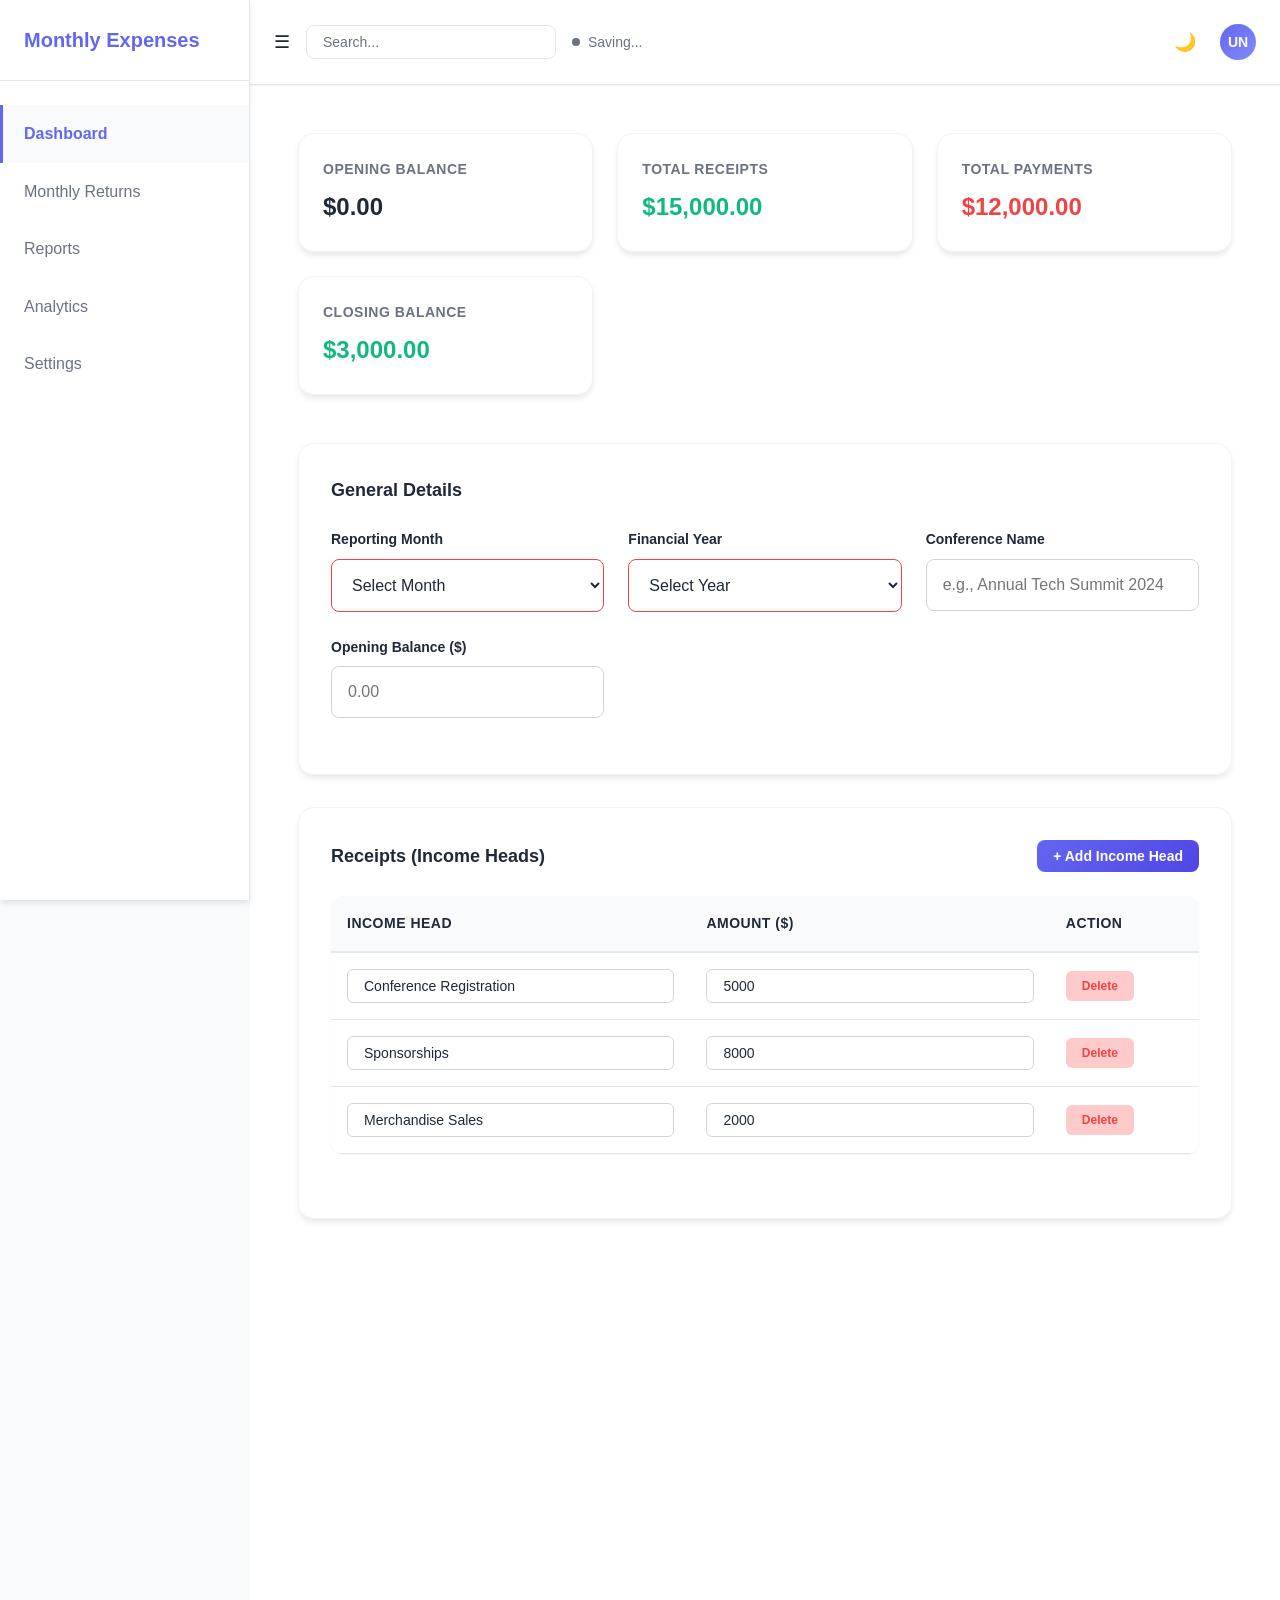
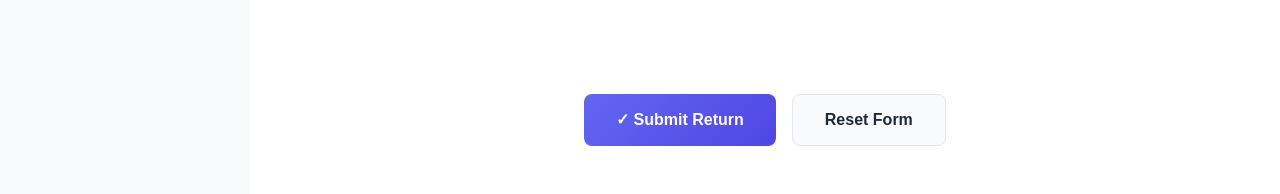
<file: index.html>
<!DOCTYPE html>
<html lang="en">
<head>
  <meta charset="UTF-8" />
  <meta name="viewport" content="width=device-width, initial-scale=1.0" />
  <title>Monthly Returns Entry Page</title>
  <link rel="stylesheet" href="styles.css" />
</head>
<body>
  <div class="layout">
    <aside class="sidebar" id="sidebar">
      <div class="sidebar-header">
        <span class="sidebar-logo">Monthly Expenses</span>
      </div>
      <nav class="sidebar-nav" id="sidebarNav">
        <a class="nav-item active" id="dashboardNav">Dashboard</a>
        <a class="nav-item" id="monthlyReturnsNav">Monthly Returns</a>
        <a class="nav-item" id="reportsNav">Reports</a>
        <a class="nav-item" id="analyticsNav">Analytics</a>
        <a class="nav-item" id="settingsNav">Settings</a>
      </nav>
    </aside>

    <main class="main-content">
      <header class="header">
        <div class="header-left">
            <button class="mobile-menu-btn" id="mobileMenuBtn" title="Menu">☰</button>
            <div class="search-bar">
              <input type="text" placeholder="Search..." />
            </div>
            <div class="auto-save-indicator" id="autoSaveIndicator">
              <span class="auto-save-dot" id="autoSaveDot"></span>
              <span>Saving...</span>
            </div>
          </div>

        <div class="header-right">
          <button class="theme-toggle" id="themeToggle" title="Toggle theme">
            🌙
          </button>
          <div class="user-profile">
            <div class="avatar">UN</div>
          </div>
        </div>
      </header>

      <div class="content">

        <div class="overview-section">
          <div class="overview-card">
            <div class="card-label">Opening Balance</div>
            <div class="card-value" id="openingBalanceValue">$0.00</div>
          </div>
          <div class="overview-card">
            <div class="card-label">Total Receipts</div>
            <div class="card-value positive" id="totalReceiptsValue">
              $0.00
            </div>
          </div>
          <div class="overview-card">
            <div class="card-label">Total Payments</div>
            <div class="card-value negative" id="totalPaymentsValue">
              $0.00
            </div>
          </div>
          <div
            class="overview-card"
            id="closingBalanceContainer"
          >
            <div class="card-label">Closing Balance</div>
            <div class="card-value" id="closingBalanceValue">$0.00</div>
          </div>
        </div>

        <!-- General Details Section -->
        <form class="form-section" id="mainForm">
          <h2 class="form-section-title">
            General Details
          </h2>

          <div class="form-grid">
            <div class="form-group">
              <label for="reportingMonth">Reporting Month</label>
              <select id="reportingMonth" required>
                <option value="">Select Month</option>
                <option value="January">January</option>
                <option value="February">February</option>
                <option value="March">March</option>
                <option value="April">April</option>
                <option value="May">May</option>
                <option value="June">June</option>
                <option value="July">July</option>
                <option value="August">August</option>
                <option value="September">September</option>
                <option value="October">October</option>
                <option value="November">November</option>
                <option value="December">December</option>
              </select>
              <span class="error-message">Please select a month</span>
            </div>

            <div class="form-group">
              <label for="financialYear">Financial Year</label>
              <select id="financialYear" required>
                <option value="">Select Year</option>
                <option value="2023-24">2023-24</option>
                <option value="2024-25">2024-25</option>
                <option value="2025-26">2025-26</option>
                <option value="2026-27">2026-27</option>
                <option value="2027-28">2027-28</option>
              </select>
              <span class="error-message">Please select a financial year</span>
            </div>

            <div class="form-group">
              <label for="conferenceName">Conference Name</label>
              <input
                type="text"
                id="conferenceName"
                placeholder="e.g., Annual Tech Summit 2024"
                required
              />
              <span class="error-message"
                >Please enter conference name</span
              >
            </div>

            <div class="form-group">
              <label for="openingBalance">Opening Balance ($)</label>
              <input
                type="number"
                id="openingBalance"
                placeholder="0.00"
                min="0"
                required
              />
              <span class="error-message"
                >Please enter opening balance</span
              >
            </div>
          </div>
        </form>

        <!-- Receipts Section -->
        <div class="form-section">
          <div class="table-section">
            <div class="table-header">
              <h2 class="table-title">
                Receipts (Income Heads)
              </h2>
              <button type="button" class="add-row-btn" id="addReceiptBtn">
                + Add Income Head
              </button>
            </div>

            <div class="table-responsive">
            <table class="dynamic-table">
              <thead>
                <tr>
                  <th>Income Head</th>
                  <th>Amount ($)</th>
                  <th>Action</th>
                </tr>
              </thead>
              <tbody id="receiptsTableBody"></tbody>
            </table>
            </div>
          </div>
        </div>

        <!-- Payments Section -->
        <div class="form-section">
          <div class="table-section">
            <div class="table-header">
              <h2 class="table-title">
                <span class="section-icon"></span>
                Payments (Expense Heads)
              </h2>
              <button type="button" class="add-row-btn" id="addPaymentBtn">
                + Add Expense Head
              </button>
            </div>

            <div class="table-responsive">
            <table class="dynamic-table">
              <thead>
                <tr>
                  <th>Expense Head</th>
                  <th>Amount ($)</th>
                  <th>Action</th>
                </tr>
              </thead>
              <tbody id="paymentsTableBody"></tbody>
            </table>
            </div>
          </div>
        </div>

        <!-- Action Buttons -->
        <div class="action-buttons">
          <button type="button" class="btn btn-primary" id="submitBtn">
            ✓ Submit Return
          </button>
          <button type="button" class="btn btn-secondary" id="resetBtn">
            Reset Form
          </button>
        </div>
      </div>
    </main>
  </div>

  <!-- Success Modal -->
  <div class="modal" id="successModal">
    <div class="modal-content">
      <div class="modal-header">
        <h2 class="modal-title">✓ Return Submitted Successfully</h2>
        <button class="close-btn" id="closeModalBtn">&times;</button>
      </div>

      <div class="modal-body">
        <div class="success-icon">✓</div>
        <p style="text-align: center; margin-bottom: 20px">
          Your monthly return has been submitted successfully.
        </p>

        <div class="reference-id" id="referenceId">MR-XXXX-XXXX</div>

        <div style="margin-bottom: 20px">
          <h3 style="font-size: 14px; font-weight: 600; margin-bottom: 10px">
            Return Breakdown:
          </h3>
          <div id="modalBreakdown"></div>
        </div>
      </div>

      <div class="modal-footer">
        <button class="btn btn-secondary" id="downloadBtn">
          Download Report
        </button>
        <button class="btn btn-secondary" id="printBtn">
           Print Report
        </button>
        <button class="btn btn-primary" id="newReturnBtn">
          + New Return
        </button>
      </div>
    </div>
  </div>

  <script src="app.js"></script>
</body>
</html>
</file>
<file: styles.css>
:root {
  /* Colors */
  --primary: #6366f1;
  --primary-dark: #4f46e5;
  --primary-light: #818cf8;
  --success: #10b981;
  --success-dark: #059669;
  --warning: #f59e0b;
  --danger: #ef4444;
  --danger-dark: #dc2626;
  --danger-light: #fecaca;
  --info: #3b82f6;
  --dark: #1f2937;
  --dark-light: #374151;
  --gray-600: #4b5563;
  --gray-500: #6b7280;
  --gray-400: #9ca3af;
  --gray-300: #d1d5db;
  --gray-200: #e5e7eb;
  --gray-100: #f3f4f6;
  --white: #ffffff;
  --bg-dark: #0f172a;
  --bg-darker: #020617;
  --glass-bg: rgba(255, 255, 255, 0.7);
  --glass-border: rgba(255, 255, 255, 0.2);

  /* Spacing */
  --spacing-xs: 0.25rem;
  --spacing-sm: 0.5rem;
  --spacing-md: 1rem;
  --spacing-lg: 1.5rem;
  --spacing-xl: 2rem;
  --spacing-2xl: 3rem;

  /* Typography */
  --font-family: -apple-system, BlinkMacSystemFont, 'Segoe UI', Roboto, Oxygen,
    Ubuntu, Cantarell, sans-serif;
  --font-size-xs: 0.75rem;
  --font-size-sm: 0.875rem;
  --font-size-base: 1rem;
  --font-size-lg: 1.125rem;
  --font-size-xl: 1.25rem;
  --font-size-2xl: 1.5rem;

  /* Radius */
  --radius-sm: 0.375rem;
  --radius-md: 0.5rem;
  --radius-lg: 0.75rem;
  --radius-xl: 1rem;

  /* Shadows */
  --shadow-sm: 0 1px 2px 0 rgba(0, 0, 0, 0.05);
  --shadow-md: 0 4px 6px -1px rgba(0, 0, 0, 0.1);
  --shadow-lg: 0 10px 15px -3px rgba(0, 0, 0, 0.1);
  --shadow-xl: 0 20px 25px -5px rgba(0, 0, 0, 0.1);
  --glass-shadow: 0 8px 32px 0 rgba(31, 38, 135, 0.37);

  /* Transitions */
  --transition-fast: 150ms cubic-bezier(0.4, 0, 0.2, 1);
  --transition-base: 300ms cubic-bezier(0.4, 0, 0.2, 1);
}

/* Light theme (default) */
body {
  --text-primary: #1f2937;
  --text-secondary: #6b7280;
  --bg-primary: #ffffff;
  --bg-secondary: #f9fafb;
  --border-color: #e5e7eb;
  --input-bg: #ffffff;
  --input-border: #d1d5db;
  --sidebar-bg: #ffffff;
  --header-bg: #ffffff;
  --card-bg: rgba(255, 255, 255, 0.8);
  --card-border: rgba(229, 231, 235, 0.5);
}

/* Dark theme */
body.dark-theme {
  --text-primary: #f3f4f6;
  --text-secondary: #9ca3af;
  --bg-primary: #111827;
  --bg-secondary: #1f2937;
  --border-color: #374151;
  --input-bg: #1f2937;
  --input-border: #4b5563;
  --sidebar-bg: #111827;
  --header-bg: #111827;
  --card-bg: rgba(17, 24, 39, 0.8);
  --card-border: rgba(75, 85, 99, 0.3);
}


* {
  margin: 0;
  padding: 0;
  box-sizing: border-box;
}

html {
  scroll-behavior: smooth;
}

body {
  font-family: var(--font-family);
  font-size: var(--font-size-base);
  line-height: 1.6;
  color: var(--text-primary);
  background-color: var(--bg-secondary);
  transition: background-color var(--transition-base),
    color var(--transition-base);
}

a {
  color: var(--primary);
  text-decoration: none;
  transition: color var(--transition-fast);
}

a:hover {
  color: var(--primary-dark);
}

.layout {
  display: flex;
  min-height: 100vh;
}

.sidebar {
  width: 250px;
  background: var(--sidebar-bg);
  border-right: 1px solid var(--border-color);
  display: flex;
  flex-direction: column;
  position: fixed;
  left: 0;
  top: 0;
  height: 100vh;
  overflow-y: auto;
  z-index: 1000;
  box-shadow: var(--shadow-md);
  transition: transform var(--transition-base), visibility var(--transition-fast);
}

.sidebar.hidden {
  transform: translateX(-260px);
  visibility: hidden;
}

.main-content.fullwidth {
  margin-left: 0;
}

.sidebar-header {
  padding: var(--spacing-lg);
  border-bottom: 1px solid var(--border-color);
  display: flex;
  align-items: center;
  gap: var(--spacing-md);
}

.sidebar-logo {
  font-size: var(--font-size-xl);
  font-weight: 700;
  color: var(--primary);
}

.sidebar-nav {
  flex: 1;
  padding: var(--spacing-lg) 0;
}

.nav-item {
  display: block;
  padding: var(--spacing-md) var(--spacing-lg);
  color: var(--text-secondary);
  transition: all var(--transition-fast);
  cursor: pointer;
}

.nav-item:hover {
  color: var(--primary);
  background-color: var(--bg-secondary);
  padding-left: calc(var(--spacing-lg) + var(--spacing-sm));
}

.nav-item.active {
  color: var(--primary);
  background-color: var(--bg-secondary);
  border-left: 3px solid var(--primary);
  padding-left: calc(var(--spacing-lg) - 3px);
  font-weight: 600;
}

.main-content {
  flex: 1;
  margin-left: 250px;
  display: flex;
  flex-direction: column;
  background-color: var(--bg-primary);
}

.header {
  background: var(--header-bg);
  border-bottom: 1px solid var(--border-color);
  padding: var(--spacing-lg);
  display: flex;
  justify-content: space-between;
  align-items: center;
  box-shadow: var(--shadow-sm);
  gap: var(--spacing-lg);
}

.header-left {
  display: flex;
  align-items: center;
  gap: var(--spacing-md);
  flex: 1;
}

.search-bar {
  flex: 0 0 250px;
  position: relative;
}

.search-bar input {
  width: 100%;
  padding: var(--spacing-sm) var(--spacing-md);
  border: 1px solid var(--border-color);
  border-radius: var(--radius-md);
  background-color: var(--input-bg);
  color: var(--text-primary);
  font-size: var(--font-size-sm);
}

.search-bar input::placeholder {
  color: var(--text-secondary);
}

.header-right {
  display: flex;
  align-items: center;
  gap: var(--spacing-lg);
}

.auto-save-indicator {
  font-size: var(--font-size-sm);
  color: var(--text-secondary);
  display: flex;
  align-items: center;
  gap: var(--spacing-sm);
}

.auto-save-indicator.saved {
  color: var(--success);
}

.auto-save-dot {
  width: 8px;
  height: 8px;
  border-radius: 50%;
  background-color: currentColor;
  animation: pulse 2s cubic-bezier(0.4, 0, 0.6, 1) infinite;
}

@keyframes pulse {
  0%,
  100% {
    opacity: 1;
  }
  50% {
    opacity: 0.5;
  }
}

.theme-toggle {
  background: none;
  border: none;
  cursor: pointer;
  font-size: var(--font-size-lg);
  color: var(--text-primary);
  transition: color var(--transition-fast);
}

.theme-toggle:hover {
  color: var(--primary);
}

/* Three-dots / More button (reveals Dashboard) */
.more-btn {
  background: none;
  border: none;
  cursor: pointer;
  font-size: 1.5rem;
  color: var(--text-primary);
  padding: 0.25rem 0.5rem;
}

.more-btn:hover {
  color: var(--primary);
}

.user-profile {
  display: flex;
  align-items: center;
  gap: var(--spacing-sm);
}

.avatar {
  width: 36px;
  height: 36px;
  border-radius: 50%;
  background: linear-gradient(135deg, var(--primary), var(--primary-light));
  display: flex;
  align-items: center;
  justify-content: center;
  color: white;
  font-weight: 700;
  font-size: var(--font-size-sm);
}

.mobile-menu-btn {
  display: block;
  background: none;
  border: none;
  font-size: var(--font-size-lg);
  cursor: pointer;
  color: var(--text-primary);
}

.mobile-menu-btn.left {
  margin-right: var(--spacing-md);
}

.content {
  flex: 1;
  padding: var(--spacing-2xl);
  overflow-y: auto;
}

/* ===========================
   Overview Cards
   =========================== */
.overview-section {
  display: grid;
  grid-template-columns: repeat(auto-fit, minmax(250px, 1fr));
  gap: var(--spacing-lg);
  margin-bottom: var(--spacing-2xl);
}

.overview-card {
  background: var(--card-bg);
  border: 1px solid var(--card-border);
  border-radius: var(--radius-xl);
  padding: var(--spacing-lg);
  backdrop-filter: blur(10px);
  box-shadow: var(--shadow-md);
  transition: all var(--transition-base);
}

.overview-card:hover {
  box-shadow: var(--shadow-lg);
  transform: translateY(-2px);
}

.card-label {
  font-size: var(--font-size-sm);
  color: var(--text-secondary);
  margin-bottom: var(--spacing-sm);
  text-transform: uppercase;
  letter-spacing: 0.5px;
  font-weight: 600;
}

.card-value {
  font-size: var(--font-size-2xl);
  font-weight: 700;
  color: var(--text-primary);
}

.card-value.positive {
  color: var(--success);
}

.card-value.negative {
  color: var(--danger);
}

/* ===========================
   Form Sections
   =========================== */
.form-section {
  background: var(--card-bg);
  border: 1px solid var(--card-border);
  border-radius: var(--radius-xl);
  padding: var(--spacing-xl);
  margin-bottom: var(--spacing-xl);
  backdrop-filter: blur(10px);
  box-shadow: var(--shadow-md);
}

.form-section-title {
  font-size: var(--font-size-lg);
  font-weight: 700;
  margin-bottom: var(--spacing-lg);
  color: var(--text-primary);
  display: flex;
  align-items: center;
  gap: var(--spacing-md);
}

.section-icon {
  font-size: var(--font-size-xl);
}

.form-grid {
  display: grid;
  grid-template-columns: repeat(auto-fit, minmax(250px, 1fr));
  gap: var(--spacing-lg);
  margin-bottom: var(--spacing-lg);
}

.form-group {
  display: flex;
  flex-direction: column;
  gap: var(--spacing-sm);
}

.form-group label {
  font-weight: 600;
  color: var(--text-primary);
  font-size: var(--font-size-sm);
}

.form-group input,
.form-group select {
  padding: var(--spacing-md);
  border: 1px solid var(--input-border);
  border-radius: var(--radius-md);
  background-color: var(--input-bg);
  color: var(--text-primary);
  font-family: inherit;
  font-size: var(--font-size-base);
  transition: all var(--transition-fast);
}

.form-group input:focus,
.form-group select:focus {
  outline: none;
  border-color: var(--primary);
  box-shadow: 0 0 0 3px rgba(99, 102, 241, 0.1);
}

.form-group input:invalid:not(:placeholder-shown),
.form-group select:invalid:not(:placeholder-shown) {
  border-color: var(--danger);
}

.error-message {
  font-size: var(--font-size-xs);
  color: var(--danger);
  display: none;
}

.form-group.has-error .error-message {
  display: block;
}

/* ===========================
   Dynamic Tables
   =========================== */
.table-section {
  margin-bottom: var(--spacing-xl);
}

.table-header {
  display: flex;
  justify-content: space-between;
  align-items: center;
  margin-bottom: var(--spacing-lg);
}

.table-title {
  font-size: var(--font-size-lg);
  font-weight: 700;
  color: var(--text-primary);
}

.add-row-btn {
  background: linear-gradient(135deg, var(--primary), var(--primary-dark));
  color: white;
  border: none;
  padding: var(--spacing-sm) var(--spacing-md);
  border-radius: var(--radius-md);
  cursor: pointer;
  font-weight: 600;
  transition: all var(--transition-fast);
  font-size: var(--font-size-sm);
}

.add-row-btn:hover {
  transform: translateY(-2px);
  box-shadow: var(--shadow-md);
}

.add-row-btn:active {
  transform: translateY(0);
}

.dynamic-table {
  width: 100%;
  border-collapse: collapse;
  border-spacing: 0;
  background: var(--input-bg);
  border-radius: var(--radius-lg);
  overflow: hidden;
  box-shadow: var(--shadow-sm);
}

.dynamic-table thead {
  background-color: var(--bg-secondary);
  border-bottom: 2px solid var(--border-color);
}

.dynamic-table th {
  padding: var(--spacing-md);
  text-align: left;
  font-weight: 700;
  color: var(--text-primary);
  font-size: var(--font-size-sm);
  text-transform: uppercase;
  letter-spacing: 0.5px;
}

.dynamic-table td {
  padding: var(--spacing-md);
  border-bottom: 1px solid var(--border-color);
  color: var(--text-primary);
}

.dynamic-table tbody tr:hover {
  background-color: var(--bg-secondary);
}

.dynamic-table input {
  width: 100%;
  padding: var(--spacing-sm) var(--spacing-md);
  border: 1px solid var(--input-border);
  border-radius: var(--radius-sm);
  background-color: var(--bg-primary);
  color: var(--text-primary);
  font-size: var(--font-size-sm);
}

.dynamic-table input:focus {
  outline: none;
  border-color: var(--primary);
  box-shadow: 0 0 0 2px rgba(99, 102, 241, 0.1);
}

.delete-btn {
  background: var(--danger-light);
  color: var(--danger);
  border: none;
  padding: var(--spacing-sm) var(--spacing-md);
  border-radius: var(--radius-sm);
  cursor: pointer;
  font-weight: 600;
  transition: all var(--transition-fast);
  font-size: var(--font-size-xs);
}

.delete-btn:hover {
  background: var(--danger);
  color: white;
}

.empty-table {
  text-align: center;
  padding: var(--spacing-2xl);
  color: var(--text-secondary);
}

/* ===========================
   Buttons & Actions
   =========================== */
.action-buttons {
  display: flex;
  gap: var(--spacing-md);
  margin-top: var(--spacing-xl);
  justify-content: center;
  flex-wrap: wrap;
}

.btn {
  padding: var(--spacing-md) var(--spacing-xl);
  border: none;
  border-radius: var(--radius-md);
  font-weight: 600;
  cursor: pointer;
  font-size: var(--font-size-base);
  transition: all var(--transition-fast);
  display: inline-flex;
  align-items: center;
  gap: var(--spacing-sm);
}

.btn-primary {
  background: linear-gradient(135deg, var(--primary), var(--primary-dark));
  color: white;
}

.btn-primary:hover:not(:disabled) {
  transform: translateY(-2px);
  box-shadow: var(--shadow-lg);
}

.btn-primary:disabled {
  opacity: 0.5;
  cursor: not-allowed;
}

.btn-secondary {
  background: var(--bg-secondary);
  color: var(--text-primary);
  border: 1px solid var(--border-color);
}

.btn-secondary:hover {
  background: var(--bg-secondary);
  border-color: var(--primary);
}

.btn-danger {
  background: var(--danger);
  color: white;
}

.btn-danger:hover {
  background: var(--danger-dark);
}

/* ===========================
   Modal
   =========================== */
.modal {
  display: none;
  position: fixed;
  top: 0;
  left: 0;
  width: 100%;
  height: 100%;
  background: rgba(0, 0, 0, 0.5);
  z-index: 2000;
  align-items: center;
  justify-content: center;
  animation: fadeIn var(--transition-base);
}

.modal.show {
  display: flex;
}

@keyframes fadeIn {
  from {
    opacity: 0;
  }
  to {
    opacity: 1;
  }
}

.modal-content {
  background: var(--card-bg);
  border: 1px solid var(--card-border);
  border-radius: var(--radius-xl);
  padding: var(--spacing-2xl);
  max-width: 500px;
  width: 90%;
  box-shadow: var(--shadow-xl);
  backdrop-filter: blur(10px);
  animation: slideUp var(--transition-base);
  max-height: 80vh;
  overflow-y: auto;
}

@keyframes slideUp {
  from {
    transform: translateY(20px);
    opacity: 0;
  }
  to {
    transform: translateY(0);
    opacity: 1;
  }
}

.modal-header {
  display: flex;
  justify-content: space-between;
  align-items: center;
  margin-bottom: var(--spacing-lg);
  border-bottom: 1px solid var(--border-color);
  padding-bottom: var(--spacing-lg);
}

.modal-title {
  font-size: var(--font-size-xl);
  font-weight: 700;
  color: var(--text-primary);
}

.close-btn {
  background: none;
  border: none;
  font-size: var(--font-size-lg);
  cursor: pointer;
  color: var(--text-secondary);
  transition: color var(--transition-fast);
}

.close-btn:hover {
  color: var(--text-primary);
}

.modal-body {
  margin-bottom: var(--spacing-lg);
}

.success-icon {
  width: 60px;
  height: 60px;
  background: var(--success);
  border-radius: 50%;
  display: flex;
  align-items: center;
  justify-content: center;
  color: white;
  font-size: 32px;
  margin: 0 auto var(--spacing-lg);
}

.reference-id {
  background: var(--bg-secondary);
  padding: var(--spacing-md);
  border-radius: var(--radius-md);
  text-align: center;
  margin-bottom: var(--spacing-lg);
  font-family: 'Courier New', monospace;
  font-weight: 700;
  color: var(--primary);
}

.breakdown-item {
  display: flex;
  justify-content: space-between;
  padding: var(--spacing-sm) 0;
  border-bottom: 1px solid var(--border-color);
  font-size: var(--font-size-sm);
}

.breakdown-item:last-child {
  border-bottom: none;
}

.breakdown-item.total {
  font-weight: 700;
  color: var(--text-primary);
  border-top: 2px solid var(--border-color);
  padding-top: var(--spacing-md);
  margin-top: var(--spacing-md);
}

.modal-footer {
  display: flex;
  gap: var(--spacing-md);
  justify-content: center;
  flex-wrap: wrap;
}

/* ===========================
   Responsive Design
   =========================== */
@media (max-width: 768px) {
  .sidebar {
    width: 100%;
    height: auto;
    position: relative;
    border-right: none;
    border-bottom: 1px solid var(--border-color);
    flex-direction: row;
  }

  .sidebar-header {
    flex: 0;
  }

  .sidebar-nav {
    flex: 1;
    display: flex;
    overflow-x: auto;
    padding: 0;
  }

  .nav-item {
    padding: var(--spacing-md);
    white-space: nowrap;
  }

  .main-content {
    margin-left: 0;
  }

  .header {
    flex-direction: column;
    align-items: flex-start;
  }

  .header-left {
    width: 100%;
  }

  .search-bar {
    flex: 1;
  }

  .header-right {
    width: 100%;
    justify-content: space-between;
  }

  .mobile-menu-btn {
    display: block;
  }

  .content {
    padding: var(--spacing-lg);
  }

  .overview-section {
    grid-template-columns: repeat(auto-fit, minmax(200px, 1fr));
    gap: var(--spacing-md);
  }

  .form-section {
    padding: var(--spacing-lg);
  }

  .form-grid {
    grid-template-columns: 1fr;
  }

  .dynamic-table {
    font-size: var(--font-size-sm);
  }

  /* Ensure table container can scroll horizontally on small devices */
  .table-responsive {
    overflow-x: auto;
    -webkit-overflow-scrolling: touch;
  }

  .dynamic-table th,
  .dynamic-table td {
    padding: var(--spacing-sm);
  }

  .modal-content {
    width: 95%;
    padding: var(--spacing-lg);
  }

  .action-buttons {
    flex-direction: column;
  }

  .btn {
    width: 100%;
    justify-content: center;
  }
}

/* Improve hiding sidebar on small screens (use display none for hidden state) */
@media (max-width: 768px) {
  .sidebar.hidden {
    display: none;
    transform: none;
    visibility: hidden;
  }
}

@media (max-width: 480px) {
  :root {
    --spacing-lg: 1rem;
    --font-size-base: 0.95rem;
  }

  .card-value {
    font-size: var(--font-size-xl);
  }

  .dynamic-table {
    overflow-x: auto;
  }

  .form-section-title {
    font-size: var(--font-size-base);
  }
}
</file>
